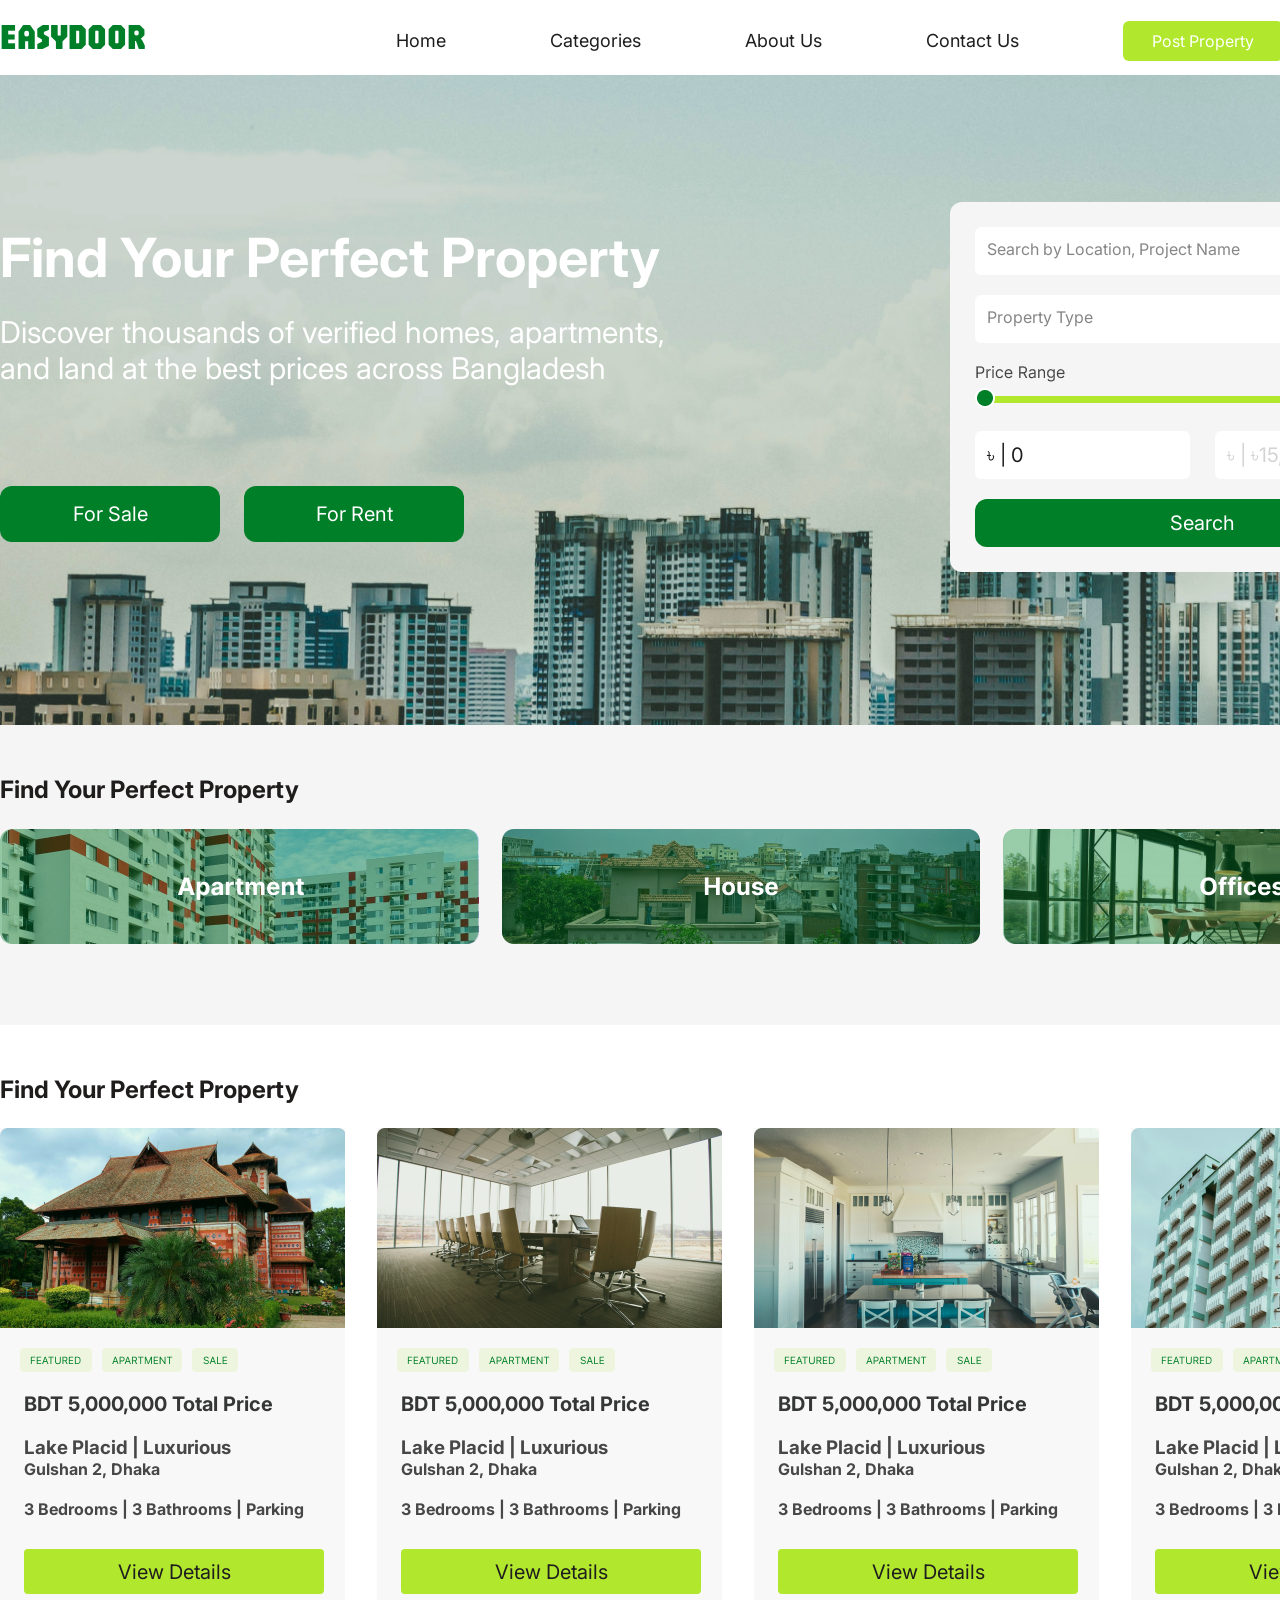
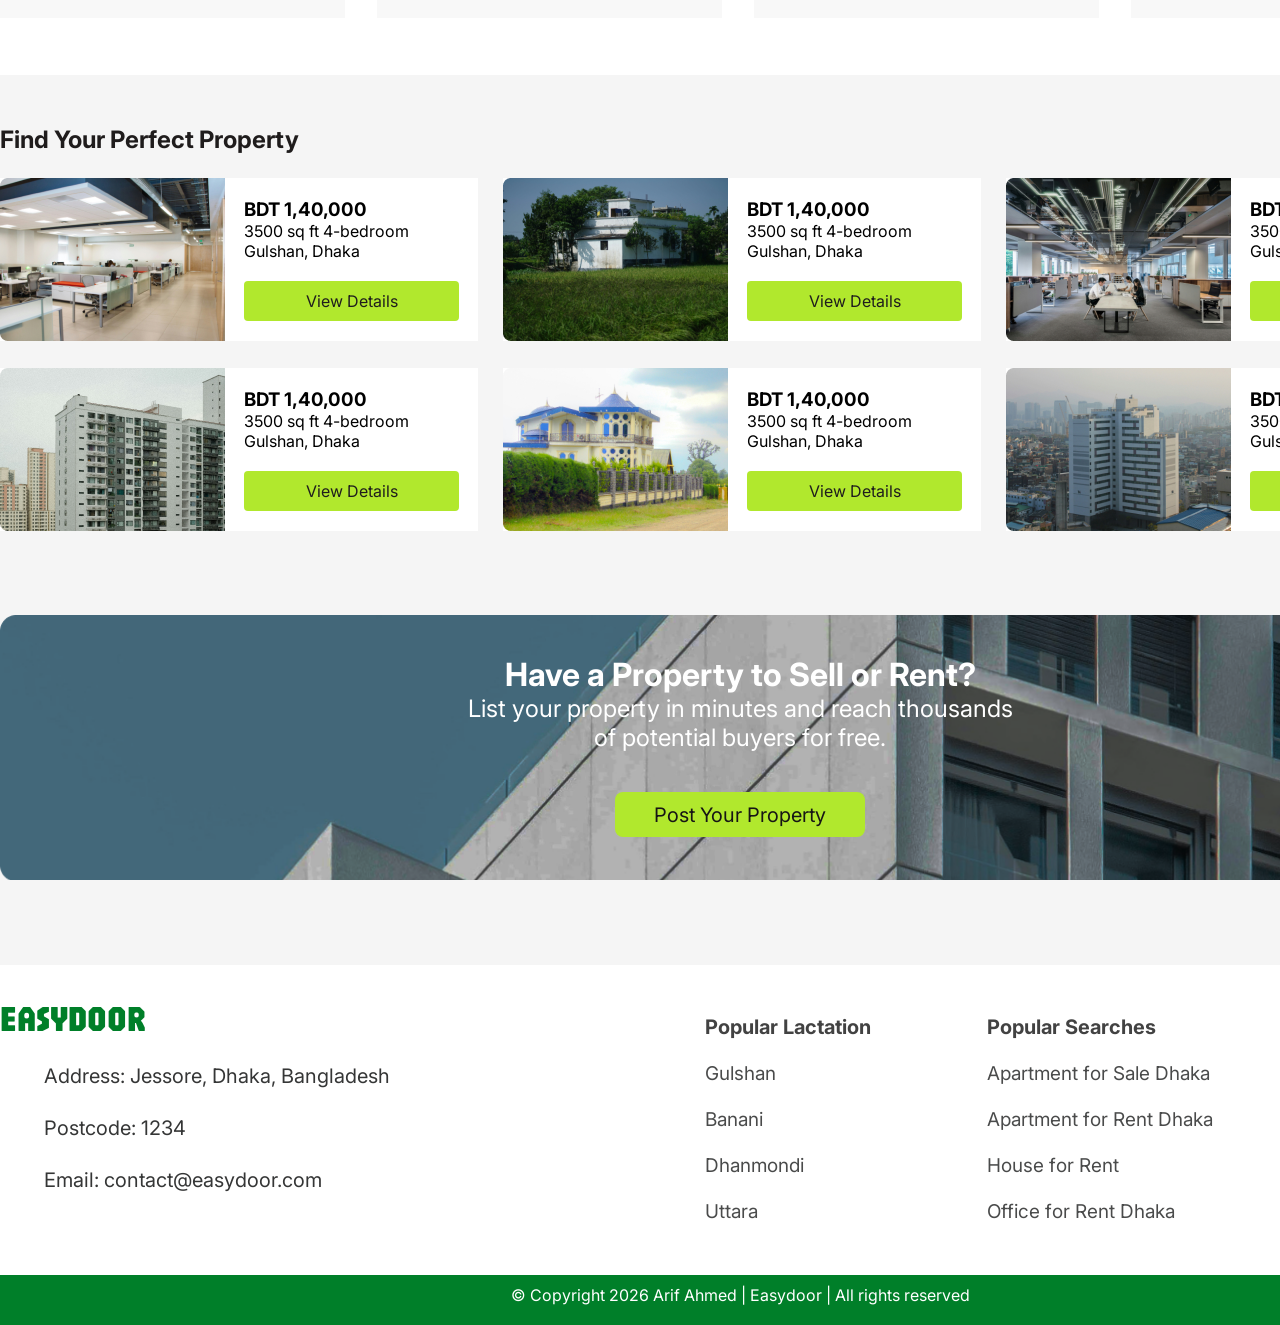
<file: Index.html>
<!DOCTYPE html>
<html lang="en">
<head>
    <meta charset="UTF-8">
    <meta name="viewport" content="width=device-width, initial-scale=1.0">
    <title>Easydoor Home</title>
    <link rel="stylesheet" href="CSS/index.css">


    <link rel="preconnect" href="https://fonts.googleapis.com">
<link rel="preconnect" href="https://fonts.gstatic.com" crossorigin>
<link href="https://fonts.googleapis.com/css2?family=Jaro:opsz@6..72&display=swap" rel="stylesheet">

<link rel="preconnect" href="https://fonts.googleapis.com">
<link rel="preconnect" href="https://fonts.gstatic.com" crossorigin>
<link href="https://fonts.googleapis.com/css2?family=Inter:ital,opsz,wght@0,14..32,100..900;1,14..32,100..900&display=swap" rel="stylesheet">

</head>


<body>

    <Div class="TotalContent">




        <Div class="TopBar">
            <div class="menubar"> 
                <h1>EASYDOOR</h1>    
                <ul>
                    <li> <a href="Index.html"> Home </a> </li>
                    <li> <a href="Categories .html"> Categories </a> </li>
                    <li> <a href="About Us.html"> About Us </a> </li>
                    <li> <a href="Contact Us.html"> Contact Us </a> </li>

                    <button>Post Property</button> 
                    <button>Sign in/Sign up</button>
                    
                </ul>           
            </div>
        </Div>
        


    

        <Div class="HeadBanner">
            
            <div class="BannedText">                
                
                <h1>Find Your Perfect Property</h1>
                <p>Discover thousands of verified homes, apartments, <br> and land at the best prices across Bangladesh</p>
                <button>For Sale</button> 
                <button>For Rent</button>

                  <div class="HCard">
                    <div class="HSearchbar">
                        <p>Search by Location, Project Name</p>

                    </div>

                    <div class="HProperty">
                        <p>Property Type</p>

                    </div>

                    <div class="HPR">                      
                    </div>

                    <div class="MiniMax">
                        <div class="Mini">
                            <p>৳ | 0</p>

                        </div>

                        <div class="Max">
                            <p>৳ | ৳15,000,000</p>

                        </div>

                        
                        

                    </div >

                    <button> Search </button>
                      

                  </div>

            </div>            
        </Div>









        <Div class="LookingFor">

            <div>
                <h1>Find Your Perfect Property</h1>            
            </div>

            <div class="AHO">
            </div>
        </Div>








        <Div class="Featured">

            <div class="Featured1">
                <div> 
                    
                    <div class="Featuredtext">
                        <h1>Find Your Perfect Property</h1>
                        <p>See More ></p>    
                    </div>
                   

                    <div class="Featured4card">

                        <div class="Featured4card1">
                            <div class="Featured4card1img"></div>
                            <div class="Featured4card1text">
                                
                                <div class="Ftag">
                                    <img src="Image/Home/Group 55.png" alt="">
                                </div>

                                <div class="Ftext">
                                    <h2>BDT 5,000,000 Total Price</h2> <br>
                                    <h3>Lake Placid | Luxurious</h3> 
                                    <h4>Gulshan 2, Dhaka</h4> <br>
                                    <h4>3 Bedrooms | 3 Bathrooms | Parking</h4>
                                    
                                    <button>View Details</button>

                                </div>
                            </div>
                        </div>
                        
                        <div class="Featured4card2">
                            <div class="Featured4card2img"></div>
                            <div class="Featured4card2text">
                                
                                <div class="Ftag">
                                    <img src="Image/Home/Group 55.png" alt="">
                                </div>

                                <div class="Ftext">
                                    <h2>BDT 5,000,000 Total Price</h2> <br>
                                    <h3>Lake Placid | Luxurious</h3> 
                                    <h4>Gulshan 2, Dhaka</h4> <br>
                                    <h4>3 Bedrooms | 3 Bathrooms | Parking</h4>
                                    
                                    <button>View Details</button>

                                </div>
                            </div>
                        </div>

                         <div class="Featured4card3">
                            <div class="Featured4card3img"></div>
                            <div class="Featured4card3text">
                                
                                <div class="Ftag">
                                    <img src="Image/Home/Group 55.png" alt="">
                                </div>

                                <div class="Ftext">
                                    <h2>BDT 5,000,000 Total Price</h2> <br>
                                    <h3>Lake Placid | Luxurious</h3> 
                                    <h4>Gulshan 2, Dhaka</h4> <br>
                                    <h4>3 Bedrooms | 3 Bathrooms | Parking</h4>
                                    
                                    <button>View Details</button>

                                </div>
                            </div>
                        </div>

                         <div class="Featured4card4">
                            <div class="Featured4card4img"></div>
                            <div class="Featured4card4text">
                                
                                <div class="Ftag">
                                    <img src="Image/Home/Group 55.png" alt="">
                                </div>

                                <div class="Ftext">
                                    <h2>BDT 5,000,000 Total Price</h2> <br>
                                    <h3>Lake Placid | Luxurious</h3> 
                                    <h4>Gulshan 2, Dhaka</h4> <br>
                                    <h4>3 Bedrooms | 3 Bathrooms | Parking</h4>
                                    
                                    <button>View Details</button>

                                </div>
                            </div>
                        </div>


                    </div>


                </div>

            </div>



        </Div>











        <Div class="Trending">
            
            <div class="Trending1">

                <div class="TrendingText"> 
                    <h1>Find Your Perfect Property</h1>
                    <p>See More ></p>

                </div>




                <Div class="TrendingCard">


                    <Div class="TrendingCard0">

                        <div class="TrendingCard1">
                            <div class="TrendingCard1Img">
                                <img src="Image/Home/Mask group.png" alt="">
                            </div>
                            <div class="TrendingCard1Text">
                                <h3>BDT 1,40,000</h3> 
                                <p>3500 sq ft 4-bedroom </p> 
                                <p>Gulshan, Dhaka</p>
                                <button>View Details</button>
                            </div>

                        </div>



                        <div class="TrendingCard2">
                            <div class="TrendingCard2Img">
                                <img src="Image/Home/Mask group (4).png" alt="">
                            </div>
                            <div class="TrendingCard2Text">
                                <h3>BDT 1,40,000</h3> 
                                <p>3500 sq ft 4-bedroom </p> 
                                <p>Gulshan, Dhaka</p>
                                <button>View Details</button>
                            </div>
                        </div>



                        <div class="TrendingCard3">
                            <div class="TrendingCard3Img">
                                <img src="Image/Home/Mask group (3).png" alt="">
                            </div>
                            <div class="TrendingCard3Text">
                                <h3>BDT 1,40,000</h3> 
                                <p>3500 sq ft 4-bedroom </p> 
                                <p>Gulshan, Dhaka</p>
                                <button>View Details</button>
                            </div>



                        </div>  

                    </Div>




                    <Div class="TrendingCard00">

                        <div class="TrendingCard4">
                           <div class="TrendingCard4Img">
                                <img src="Image/Home/Mask group (1).png" alt="">
                            </div>
                            <div class="TrendingCard4Text">
                                <h3>BDT 1,40,000</h3> 
                                <p>3500 sq ft 4-bedroom </p> 
                                <p>Gulshan, Dhaka</p>
                                <button>View Details</button>
                            </div>
                        </div>


                        <div class="TrendingCard5">
                           <div class="TrendingCard5Img">
                                <img src="Image/Home/Mask group (2).png" alt="">
                            </div>
                            <div class="TrendingCard5Text">
                                <h3>BDT 1,40,000</h3> 
                                <p>3500 sq ft 4-bedroom </p> 
                                <p>Gulshan, Dhaka</p>
                                <button>View Details</button>
                            </div>
                        </div>


                        <div class="TrendingCard6">
                            <div class="TrendingCard6Img">
                                <img src="Image/Home/Mask group (5).png" alt="">
                            </div>
                            <div class="TrendingCard6Text">
                                <h3>BDT 1,40,000</h3> 
                                <p>3500 sq ft 4-bedroom </p> 
                                <p>Gulshan, Dhaka</p>
                                <button>View Details</button>
                            </div>
                        </div>  

                    </Div>                                                 
                       
                          
              
        
            </div>
        </Div>












        <Div class="CAT">
            <div class="Cat1">
                <div class="CartText">
                    <h1></h1> <br> <br>
                    <h1>Have a Property to Sell or Rent?</h1> 
                    <p>List your property in minutes and reach thousands <br> of potential buyers for free.</p> <br>
                    <button>Post Your Property</button>
                </div>
            </div>

        </Div>










        <div class="Footer">
            <div class="Footer0">

                <Div class="Footr01">
                    <h1>EASYDOOR</h1>
                    <ul>
                        <li>Address: Jessore, Dhaka, Bangladesh</li>
                        <li>Postcode: 1234</li>
                        <li>Email: contact@easydoor.com</li>
                    </ul>
                </Div>


                <Div class="Footr02">
                    <h1>Popular Lactation</h1>
                    <p> <br> Gulshan <br><br> Banani <br><br> Dhanmondi <br><br> Uttara </p>
                </Div>


                <Div class="Footr03">
                    <h1>Popular Searches</h1>
                    <p> <br> Apartment for Sale Dhaka <br><br> Apartment for Rent Dhaka <br><br> House for  Rent <br><br> Office for Rent Dhaka </p>
                </Div>


                <Div class="Footr04">
                    <h1>More</h1>
                    <p><br> Buy <br><br> Rent <br><br>  About Us <br><br>   Contact Us </p>
                </Div>
            </div>
        </div>


        <div class="Copyright">
            
            <div class="Copyright0">

                <p> © Copyright 2026 Arif Ahmed  |  Easydoor  |  All rights reserved</p>

            </div>
            
        </div>
    
    </Div>


</body>
</html>
</file>
<file: CSS/index.css>
*{
    margin: 0;
    border: 0;
}


.jaro-<uniquifier> {
  font-family: "Jaro", sans-serif;
  font-optical-sizing: auto;
  font-weight: 400;
  font-style: normal;
}

.inter-<uniquifier> {
  font-family: "Inter", sans-serif;
  font-optical-sizing: auto;
  font-weight: <weight>;
  font-style: normal;
}


.TotalContent{
    width: 100%;
    height: ;
    background-color: #f5f5f5;
}









.TopBar{
    width: 100%;
    height: 75px;
    background-color: rgb(255, 255, 255);
}
.menubar{
    width: 1475px;
    height: 75px;
    background-color: ;
    margin: auto;
    display: flex;
}
.menubar h1{
    font-family: "Jaro", sans-serif;
    padding-top: 13px;
    font-size: 36px;
    color: #007F29;
}
.menubar ul{
    margin-left: 200px;    
}
.menubar li {
    list-style: none;
    display: inline-block;
    padding: 10px 10px;
    margin-left: 0px;
    margin-right: 0px;
    margin-top: 20px;

}
.menubar li a{
    text-decoration: none;
    font-family: "Inter", sans-serif;
    font-size: 18px;
    color: #1f1d1d;
    margin-right: 80px;
}
.menubar button{
    font-family: "Inter", sans-serif;
    font-size: 16px;
    
    width: 160px;
    height: 40px;
    color: #ffffff;
    background-color: #B1E82D;
    border-radius: 6px;
    margin-left: 10px;
}







.HeadBanner{
    width: 100%;
    height: 650px;
    background-color: #ffffff;
    background-image: url(../Image/Home/Group\ 33.png);
    background-repeat: no-repeat;
    background-size: cover;
}
.BannedText{
    width: 1475px;
    height: 500px;
    background-color:  ;
    margin: auto;
}
.BannedText h1{
    font-family: "Inter", sans-serif;
    font-size: 54px;
    padding-top: 150px;
        color: #ffffff;
}
.BannedText p{
    font-family: "Inter", sans-serif;
    font-size: 30px;
    padding-top: 24px;
    padding-bottom: 100px;
    color: #ffffff;
}
.BannedText button{
    font-family: "Inter", sans-serif;
    font-size: 20px;
    width: 220px;
    height: 56px;
    color: #ffffff;
    background-color: #007F29;
    border-radius: 12px;
    margin-right: 20px;
    
}



.HCard{
    width: 460px;
    height: 320px;
    background-color: #f5f5f5;
    padding: 25px;
    margin-left: 950px;
    margin-top: -340px;
    border-radius: 12px;
}

.HSearchbar{    
    width: 455px;
    height: 48px;
    background-color: #ffffff;
    border-radius: 6px;
    margin-bottom: 20px;
    }
.HSearchbar p{ 
    font-size: 16px;
    padding: 12px;
    color: #868686;
}

.HProperty{    
    width: 455px;
    height: 48px;
    background-color: rgb(255, 255, 255);
    border-radius: 6px;
    margin-bottom: 20px;
    }
.HProperty p{ 
    font-size: 16px;
    padding: 12px;
    color: #858585;
}


.HPR{
    width: 455px;
    height: 48px;
    background-color: 
    border-radius: 6px;
    margin-bottom: 20px;

    background-image: url(../Image/Home/Group\ 62.png);
}
.MiniMax{
    width: 455px;
    height: 48px;
    background-color: ;
    border-radius: 6px;
    margin-bottom: 20px;
    display: flex;
    font-family: "Inter", sans-serif;
}

.Mini{
    width: 215px;
    height: 48px;
    background-color: rgb(255, 255, 255);
    border-radius: 6px;
    margin-bottom: 20px;
}
.Mini p{
    font-size: 20px;
    padding: 12px;
    color: #1d1c1c;
}
.Max{
    width: 215px;
    height: 48px;
    background-color: rgb(255, 255, 255);
    border-radius: 6px;
    margin-bottom: 20px;
    margin-left: 25px;
}
.Max p{
    font-size: 20px;
    padding: 12px;
    color: #d3d3d3;
}
.HCard button{
    font-family: "Inter", sans-serif;
    font-size: 20px;
    width: 455px;
    height: 48px;
    color: #ffffff;
    background-color: #007F29;
    border-radius: 12px;
}











.LookingFor{
    width: 1475px;
    height: 300px;
    background-color: ;
    background-size: cover;
    margin: auto;
}  
    
.LookingFor h1 {
    font-family: "Inter", sans-serif;
    font-size: 24px;
    padding-top: 50px;
    color: #1f1c1c;
}
.AHO{
    width: 1480px;
    height: 115px;
    background-image: url(../Image/Home/Group\ 50.png);
    margin-top: 25px;    
}








.Featured{
    width: 100%;
    height: 650px;
    background-color: rgb(255, 255, 255);
}
.Featured1{
    width: 1480px;
    height: 650px;
    background-color: rgb(255, 255, 255);
    background-size: cover;
    margin: auto;
}
.Featuredtext {
    display: inline-block;
    font-family: "Inter", sans-serif;
}
.Featured h1 {
    font-size: 24px;
    padding-top: 50px;
    color: #1f1c1c;
}
.Featured p{
    font-size: 20px;
    padding-top: 50px;
    color: #309c0f;
    margin-left: 1370px;
    margin-top: -75px;
}
.Featured4card{
    width: 1480px;
    height: 490px;
    background-color:;
    margin-top: 25px;
    display: flex;
}
.Featured h2{
    font-size: 20px;
    color: #353636;
}


.Featured4card1{
    width: 345px;
    height: 490px;
    background-color: rgb(248, 248, 248);
    margin-right: 32px;
}
.Featured4card1img{
    width: 345px;
    height: 200px;
    background-color: ;
    background-image: url(../Image/Home/Group\ 37.png);
}
.Featured4card1text{
    width: 345px;
    height: 290px;
    background-color: ;    
}
.Ftag{
    width: 218px;
    height: 24px;
    background-color: ;
    margin-left: 20px;
    margin: 20px;
    
}
.Ftext{
    width: 330px;
    height: 130px;
    background-color: ;
    font-family: "Inter", sans-serif;
    margin-top: 20px;
    margin-left: 24px;
    color: #636363;
}
.Featured button{
    font-family: "Inter", sans-serif;
    font-size: 20px;
    width: 300px;
    height: 45px;
    color: #1f1d1d;
    background-color: #B1E82D;
    border-radius: 4px;
    margin-top: 30px;
}



.Featured4card2{
    width: 345px;
    height: 490px;
    background-color: rgb(248, 248, 248);
    margin-right: 32px;
}
.Featured4card2img{
    width: 345px;
    height: 200px;
    background-color: ;
    background-image: url(../Image/Home/Group\ 38.png);
}
.Featured4card2text{
    width: 345px;
    height: 290px;
    background-color: ;    
}
.Ftag{
    width: 218px;
    height: 24px;
    background-color: ;
    margin-left: 20px;
    margin: 20px;
    
}
.Ftext{
    width: 330px;
    height: 130px;
    background-color: ;
    font-family: "Inter", sans-serif;
    margin-top: 20px;
    margin-left: 24px;
    color: #474747;
}
.Featured button{
    font-family: "Inter", sans-serif;
    font-size: 20px;
    width: 300px;
    height: 45px;
    color: #1f1d1d;
    background-color: #B1E82D;
    border-radius: 4px;
    margin-top: 30px;
}




.Featured4card3{
    width: 345px;
    height: 490px;
    background-color: rgb(248, 248, 248);
    margin-right: 32px;
}
.Featured4card3img{
    width: 345px;
    height: 200px;
    background-color: ;
    background-image: url(../Image/Home/Group\ 39.png);
}
.Featured4card3text{
    width: 345px;
    height: 290px;
    background-color: ;    
}
.Ftag{
    width: 218px;
    height: 24px;
    background-color: ;
    margin-left: 20px;
    margin: 20px;
    
}
.Ftext{
    width: 330px;
    height: 130px;
    background-color: ;
    font-family: "Inter", sans-serif;
    margin-top: 20px;
    margin-left: 24px;
    color: #474747;
}
.Featured button{
    font-family: "Inter", sans-serif;
    font-size: 20px;
    width: 300px;
    height: 45px;
    color: #1f1d1d;
    background-color: #B1E82D;
    border-radius: 4px;
    margin-top: 30px;
}



.Featured4card4{
    width: 345px;
    height: 490px;
    background-color: rgb(248, 248, 248);
    margin-right: 32px;
}
.Featured4card4img{
    width: 345px;
    height: 200px;
    background-color: ;
    background-image: url(../Image/Home/Group\ 40.png);
}
.Featured4card4text{
    width: 345px;
    height: 290px;
    background-color: ;    
}
.Ftag{
    width: 218px;
    height: 24px;
    background-color: ;
    margin-left: 20px;
    margin: 20px;
    
}
.Ftext{
    width: 330px;
    height: 130px;
    background-color: ;
    font-family: "Inter", sans-serif;
    margin-top: 20px;
    margin-left: 24px;
    color: #474747;
}
.Featured button{
    font-family: "Inter", sans-serif;
    font-size: 20px;
    width: 300px;
    height: 45px;
    color: #1f1d1d;
    background-color: #B1E82D;
    border-radius: 4px;
    margin-top: 30px;
}








.Trending{
    width: 100%;
    height: 550px;
    background-color: #f5f5f5;
}
.Trending1{
    width: 1480px;
    height: 500px;
    background-color: #f5f5f5;
    background-size: cover;
    margin: auto;
}
.TrendingText {
    display: inline-block;
    font-family: "Inter", sans-serif;
}
.TrendingText h1 {
    font-size: 24px;
    padding-top: 50px;
    color: #1f1c1c;
}
.TrendingText p{
    font-size: 20px;
    padding-top: 50px;
    color: #309c0f;
    margin-left: 1370px;
    margin-top: -75px;
}



.TrendingCard{
    width: 1480px;
    height: 490px;
    background-color: #f5f5f5;
    margin-top: 25px;
    display: flex;
}


.TrendingCard0{
    width: 1480px;
    height: 163px;
    background-color: ;
    margin-top: ;
    display: flex;
}


.TrendingCard1{
    width: 478px;
    height: 163px;
    background-color: rgb(255, 255, 255);
    display: flex;
}
.TrendingCard1Img{
    width: 224px;
    height: 163px;
    background-color:  ;
}
.TrendingCard1Text{
    font-family: "Inter", sans-serif;
    width: 250px;
    height: 130px;
    background-color: ;
    margin: 20px;
}
.TrendingCard1Text button{
    font-family: "Inter", sans-serif;
    font-size: 16px;
    width: 215px;
    height: 40px;
    color: #1f1d1d;
    background-color: #B1E82D;
    border-radius: 4px;
    margin-top: 20px;
}



.TrendingCard2{
    width: 480px;
    height: 163px;
    background-color: rgb(49, 150, 58);
    margin-left: 25px; 
}
.TrendingCard2{
    width: 478px;
    height: 163px;
    background-color: rgb(255, 255, 255);
    display: flex;
}
.TrendingCard2Img{
    width: 224px;
    height: 163px;
    background-color: ;
}
.TrendingCard2Text{
    font-family: "Inter", sans-serif;
    width: 250px;
    height: 130px;
    background-color: ;
    margin: 20px;
}
.TrendingCard2Text button{
    font-family: "Inter", sans-serif;
    font-size: 16px;
    width: 215px;
    height: 40px;
    color: #1f1d1d;
    background-color: #B1E82D;
    border-radius: 4px;
    margin-top: 20px;
}


.TrendingCard3{
    width: 480px;
    height: 163px;
    background-color: rgb(49, 150, 58);
    margin-left: 25px; 
}

.TrendingCard3{
    width: 478px;
    height: 163px;
    background-color: rgb(255, 255, 255);
    display: flex;
}
.TrendingCard3Img{
    width: 224px;
    height: 163px;
    background-color: ;
}
.TrendingCard3Text{
    font-family: "Inter", sans-serif;
    width: 250px;
    height: 130px;
    background-color: ;
    margin: 20px;
}
.TrendingCard3Text button{
    font-family: "Inter", sans-serif;
    font-size: 16px;
    width: 215px;
    height: 40px;
    color: #1f1d1d;
    background-color: #B1E82D;
    border-radius: 4px;
    margin-top: 20px;
}





.TrendingCard00{
    width: 1480px;
    height: 163px;
    background-color: ;
    margin-top: 190px;
    margin-left: -1480px ;
    display: flex;
}


.TrendingCard4{
    width: 480px;
    height: 163px;
    background-color: rgb(49, 150, 58);
    margin-left: ; 
}
.TrendingCard4{
    width: 478px;
    height: 163px;
    background-color: rgb(255, 255, 255);
    display: flex;
}
.TrendingCard4Img{
    width: 224px;
    height: 163px;
    background-color: ;
}
.TrendingCard4Text{
    font-family: "Inter", sans-serif;
    width: 250px;
    height: 130px;
    background-color: ;
    margin: 20px;
}
.TrendingCard4Text button{
    font-family: "Inter", sans-serif;
    font-size: 16px;
    width: 215px;
    height: 40px;
    color: #1f1d1d;
    background-color: #B1E82D;
    border-radius: 4px;
    margin-top: 20px;
}


.TrendingCard5{
    width: 480px;
    height: 163px;
    background-color: rgb(49, 150, 58);
    margin-left: 25px; 
}
.TrendingCard5{
    width: 478px;
    height: 163px;
    background-color: rgb(255, 255, 255);
    display: flex;
}
.TrendingCard5Img{
    width: 224px;
    height: 163px;
    background-color: ;
}
.TrendingCard5Text{
    font-family: "Inter", sans-serif;
    width: 250px;
    height: 130px;
    background-color: ;
    margin: 20px;
}
.TrendingCard5Text button{
    font-family: "Inter", sans-serif;
    font-size: 16px;
    width: 215px;
    height: 40px;
    color: #1f1d1d;
    background-color: #B1E82D;
    border-radius: 4px;
    margin-top: 20px;
}


.TrendingCard6{
    width: 480px;
    height: 163px;
    background-color: rgb(49, 150, 58);
    margin-left: 25px; 
}
.TrendingCard6{
    width: 478px;
    height: 163px;
    background-color: rgb(255, 255, 255);
    display: flex;
}
.TrendingCard6Img{
    width: 224px;
    height: 163px;
    background-color: ;
}
.TrendingCard6Text{
    font-family: "Inter", sans-serif;
    width: 250px;
    height: 130px;
    background-color: ;
    margin: 20px;
}
.TrendingCard6Text button{
    font-family: "Inter", sans-serif;
    font-size: 16px;
    width: 215px;
    height: 40px;
    color: #1f1d1d;
    background-color: #B1E82D;
    border-radius: 4px;
    margin-top: 20px;
}








.CAT{
    width: 100%;
    height: 350px;
    background-color: #f5f5f5;
}
.Cat1{
    width: 1480px;
    height: 265px;
    background-image: url(../Image/Home/CTA.png);
    background-size: cover;
    margin: auto;
    margin-top: 40px;
    text-align: center;

}
.CartText{
    font-family: "Inter", sans-serif;
    font-size: 16px;
    width: 1000px;
    height: 40px;
    color: #ffffff;
    background-size: cover;
    text-align: center;
    margin: auto;
}
.CartText button{
    font-family: "Inter", sans-serif;
    font-size: 20px;
    width: 250px;
    height: 45px;
    color: #161515;
    background-color: #B1E82D;
    border-radius: 8px;
    margin-top: 20px;
}
.CartText p{
    font-size: 24px;
    color: #ffffff;
}










.Footer{
    width: 100%;
    height: 310px;
    background-color: #ffffff;
}
.Footer0{
    width: 1480px;
    height: 310px;
    background-color: #d15353;
    margin: auto;
    display: flex;
}


.Footr01{
    width: 1000px;
    height: 310px;
    background-color: #ffffff;
    
}
.Footr01 h1{
    font-family: "Jaro", sans-serif;
    padding-top: 30px;
    font-size: 36px;
    color: #007F29;
    
}
.Footr01 ul{
    font-family: "Inter", sans-serif;
    font-size: 20px;
    color: #353636;

}
.Footr01 li {
    list-style: none;
    padding: 4px;
    margin-top: 20px;
}



.Footr02{
    width: 400px;
    height: 310px;
    background-color: #ffffff;
    font-family: "Inter", sans-serif;
    
}
.Footr02 h1{
        padding-top: 50px;
    font-size: 20px;
    color: #424242;
    
}
.Footr02 p{
    padding: ;
    font-size: 19px;
    color: #4a4b4b;

}
.Footr02 li {
    list-style: none;
    padding: 5px;
    margin-top: 20px;
}


.Footr03{
    width: 500px;
    height: 310px;
    background-color: #ffffff;
    font-family: "Inter", sans-serif;
    
}
.Footr03 h1{
        padding-top: 50px;
    font-size: 20px;
    color: #424242;
    
}
.Footr03 p{
    padding: ;
    font-size: 19px;
    color: #4a4b4b;

}
.Footr03 li {
    list-style: none;
    padding: 5px;
    margin-top: 20px;
}



.Footr04{
    width: 200px;
    height: 310px;
    background-color: #ffffff;
    font-family: "Inter", sans-serif;
    
}
.Footr04 h1{
        padding-top: 50px;
    font-size: 20px;
    color: #424242;
    
}
.Footr04 p{
    padding: ;
    font-size: 19px;
    color: #4a4b4b;

}
.Footr04 li {
    list-style: none;
    padding: 5px;
    margin-top: 20px;
}





.Copyright{
    width: 100%;
    height: 50px;
    background-color: #007F29;
    margin: auto;
}
.Copyright0{
    width: 1480px;
    height: 50px;
    background-color: ;
    margin: auto;

}
.Copyright p{
    color: #ffffff;
    font-family: "Inter", sans-serif;
    font: 12px;
    text-align: center;
    padding: 10px;

}


















































.CLbody1T{
    height: 40px;
    width: 550px;
}

.CLbody1{
    display: flex;
    margin-bottom: 20px;
}
.CLbody1 button{
    font-family: "Inter", sans-serif;
    font-size: 16px;
    width: 200px;
    height: 40px;
    color: #ffffff;
    background-color: #007F29;
    border-radius: 5px;
    margin-left: 20px;
    margin-top: 25px;

}






.CategoriesP{
    width: 1425px;
    height: 2000px;
    background-color: #f5f5f5;
    margin: auto;
    display: flex;
}
.CategoriesP01{
    width: 1000px;
    height: 2000px;
    background-color: #f5f5f5;  
}
.CategoriesP01 p{
    color: #858585;
    font-family: "Inter", sans-serif;
    font-size: 16px;
    
    margin-top: 30px;
    margin-bottom: 20px;    
}



.CCard01{
    width: 1000px;
    height: 287px;
    background-color: #ffffff;
    display: flex;
    margin-bottom: 16px;
}
.CCard01IMG{
    width: 350px;
    height: 287px;
    background-color: #ce2ddd;
}
.CCard01TEXT{
    width: 650px;
    height: 247px;
    background-color: #ffffff;
    
    padding: 20px;

    font-family: "Inter", sans-serif;
}
.CCard01TEXT button{
    font-family: "Inter", sans-serif;
    font-size: 18px;
    width: 230px;
    height: 40px;
    color: #1d1c1c;
    background-color: #B1E82D;
    border-radius: 8px;
    margin-top: 10px;
}
.CCard01TEXT h2{
    font-family: "Inter", sans-serif;
    font-size: 21px;
    color: #2b2b2b;
    margin-top: 18px;
}
.CCard01TEXT h4{
    font-family: "Inter", sans-serif;
    font-size: 16px;
    color: #4d4d4d;
    margin-top: -10px;
    margin-bottom: 15px;
}
.CCard01TEXT p{
    font-family: "Inter", sans-serif;
    font-size: 16px;
    color: #424242;
    margin-bottom: px;
    margin-top: -1px;
}
.ButtonAndDate{
    display: flex;
}
.ButtonAndDate p{
    font-family: "Inter", sans-serif;
    font-size: 16px;
    color: #838383;
    padding: 20px;
    margin-left: 130px;
}


.CLbody3{
    display: flex;
}
.CLbody3 button{
    font-family: "Inter", sans-serif;
    font-size: 16px;
    width: 400px;
    height: 40px;
    color: #ffffff;
    background-color: #007F29;
    border-radius: 5px;
    margin-top: 10px;
    margin-left: 300px;
}
.CLbody3 p{
    font-family: "Inter", sans-serif;
    font-size: 14px;
    color: #4e4e4e;
    
    margin-left: 140px;
}








.CategoriesP02{
    width: 475px;
    height: 2000px;
    background-color: #f5f5f5;
    margin-left: 50px;
    display: ;
}
.CatagoriesCard p{
    color: #1f1f1f;
    font-family: "Inter", sans-serif;
    font-size: 24px;
    
    margin-top: 30px;
    margin-bottom: 25px;
}
.CatagoriesCard{
    width: 434px;
    height: 580px;
    background-color: #f5f5f5;  
}
.CatagoriesCard2{
    width: 434px;
    height: 550px;
    background-color: #f5f5f5;  
}


































.CUBanner{
    width: 100%;
    height: 700px;
    background-image: url(../Image/About/Group\ 46.png);
    background-repeat: no-repeat;
    background-size: cover;
}
.CUBannerText{
    width: 1475px;
    height: 600px;
    background-color:  ;
    margin: auto;
    text-align: center;
    padding: ;

}
.CUBannerText h1{
    font-family: "Inter", sans-serif;
    font-size: 48px;
    padding-top: 300px;
    color: #ffffff;
}
.CUBannerText p{
    font-family: "Inter", sans-serif;
    font-size: 28px;
    padding-top: 25px;
    color: #ffffff;
}
.CUBannerText button{
    font-family: "Inter", sans-serif;
    font-size: 20px;
    width: 250px;
    height: 50px;
    color: #ffffff;
    background-color: #007F29;
    border-radius: 12px;
    margin-right: 20px;
    margin-top: 100px;
}









.BWhy{
    width: 100%;
    height: 520px;
    background-color: #ffffff; 
}
.BWhy0{
    width: 1475px;
    height: 600px;
    background-color:  ;
    margin: auto;
    display: flex;
}
.BWhyText{
    width: 800px;
    height: 400px;
    background-color:  ;
    margin-top: 80px;
    font-family: "Inter", sans-serif;
}
.BWhyText h1{
    font-size: 32px;
    color: #161515;
    margin-bottom: 10px;

}
.BWhyText h3{
    font-size: 20px;
    color: #161515;
    margin-bottom: 70px;

}
.BWhyText p{
    font-size: 20px;
    color: #161515;
    margin-bottom: 30px;

}
.BWhyImg{
    width: 650px;
    height: 600px;
    background-color: ;
    margin-left: 25px;
    margin-top: 60px;
}









.BAbout{
    width: 100%;
    height: 600px;
    background-color: #f5f5f5; 
}
.BAbout0{
    width: 1475px;
    height: 600px;
    background-color:  ;
    margin: auto;
    display: flex;
}
.BAboutText{
    width: 800px;
    height: 400px;
    background-color: ;
    margin-top: 100px;
    margin-left: 70px;
    font-family: "Inter", sans-serif;
}
}
.BAboutText h1{
    font-size: 32px;
    color: #161515;
   
}
.BAboutText h3{
    font-size: 20px;
    color: #161515;
    margin-top: 10px;
    margin-bottom: 80px;

}
.BAboutText p{
    font-size: 20px;
    color: #161515;
    margin-bottom: 30px;

}
.BAboutImg{
    width: 650px;
    height: 600px;
    background-color: ;
    
    margin-top: 50px;
}

































.ContactBanner{
    width: 100%;
    height: 700px;
    background-image: url(../Image/Contact/Group\ 49.png);
    background-repeat: no-repeat;
    background-size: cover;
}
.ContactBannerText{
    width: 1475px;
    height: 600px;
    background-color:  ;
    margin: auto;
    text-align: center;
    padding: ;

}
.ContactBannerText h1{
    font-family: "Inter", sans-serif;
    font-size: 48px;
    padding-top: 300px;
    color: #ffffff;
}
.ContactBannerText p{
    font-family: "Inter", sans-serif;
    font-size: 32px;
    padding-top: 30px;
    color: #ffffff;
}






.BContac{
    width: 1475px;
    height: 150px;
    background-color: ;
    margin: auto;
    font-family: "Inter", sans-serif;
    text-align: center;
    padding-top: 30px;
    margin-bottom: 40px;
}
.BContac h3{
    font-family: "Inter", sans-serif;
    font-size: 24px;
    padding-top: 30px;
    color: #222222;
}
.BContac p{
    font-family: "Inter", sans-serif;
    font-size: 22px;
    padding-top: 15px;
    color: #222222;
}




.BContac0{
    width: 1475px;
    height: 800px;
    background-color: ;
    margin: auto;
    display: flex;
}

.ContactForm{
    width: 460px;
    height: 680px;
    background-color: #ffffff;
    border-radius: 20px;
    font-family: "Inter", sans-serif;
    padding: 25px;
}
.Name{
    width: 460px;
    height: 105px;
    background-color: #ffffff;
    margin-top: 20px;
    
}
.NameBox{
    width: 460px;
    height: 48px;
    background-color: #f5f5f5;
    margin-top: 10px;
    border-radius: 8px;
}
.NameBox p{
    padding: 12px;
}



.email{
    width: 460px;
    height: 105px;
    background-color: rgb(255, 255, 255);
}
.emailBox{
    width: 460px;
    height: 48px;
    background-color: #f5f5f5;
    margin-top: 10px;
    margin-bottom: 20px;
    border-radius: 8px;
}
.email p{ padding: 12px;}


.Mobile{
    width: 460px;
    height: 105px;
    background-color: rgb(255, 255, 255);
}
.MobileBox{
    width: 460px;
    height: 48px;
    background-color: #f5f5f5;
    margin-top: 10px;
    margin-bottom: 20px;
    border-radius: 8px;
}
.Mobile p{ padding: 12px;}



.Message{
    width: 460px;
    height: 105px;
    background-color: rgb(255, 255, 255);
}
.MessageBox{
    width: 460px;
    height: 100px;
    background-color: #f5f5f5;
    margin-top: 10px;
    margin-bottom: 20px;
    border-radius: 8px;
}
.Message p{ padding: 12px;}


.Agree{
    width: 460px;
    height: 40px;
    background-color: rgb(255, 255, 255);
    margin-top: 30px;
    display: flex;
}
.AgreeBox{
    width: 20px;
    height: 20px;
    background-color: #f5f5f5;
    background-image: url(../Image/Contact/Rectangle\ 78.png);
    margin-top: 10px;
    
    border-radius: 2px;
    background-repeat: no-repeat;
    background-size: cover;
}
.AgreeText p{ padding: 10px; }

.ContactForm button{
    font-family: "Inter", sans-serif;
    font-size: 20px;
    width: 460px;
    height: 50px;
    color: #ffffff;
    background-color: #B1E82D;
    border-radius: 12px;
    margin-top: 40px;

} 












.ContactInfo{
    width: 935px;
    height: 730px;
    background-color: ;
    margin-left: 30px;
}

.CInfo{
    width: 885px;
    height: 125px;
    background-color: #ffffff;
    margin-bottom: 30px;
    border-radius: 16px;

    font-size: 20px;
    padding: 25px;
    font-family: "Inter", sans-serif;
}
.APE{
    width: 885px;
    height: 50px;
    background-color: ;
    margin-top: 30px;
    margin-bottom: 20px;
    display: flex;
    color: #3a3a3a;
    font-family: "Inter", sans-serif;
    
}
.Address{
    font-size: 16px;
    margin-right: 150px;
    

}
.Postcode{
    font-size: 16px;
    margin-right: 150px;


}
.Email{
    font-size: 16px;

}

.CMap{
    width: 935px;
    height: 525px;
    background-color: ;   
}
</file>
